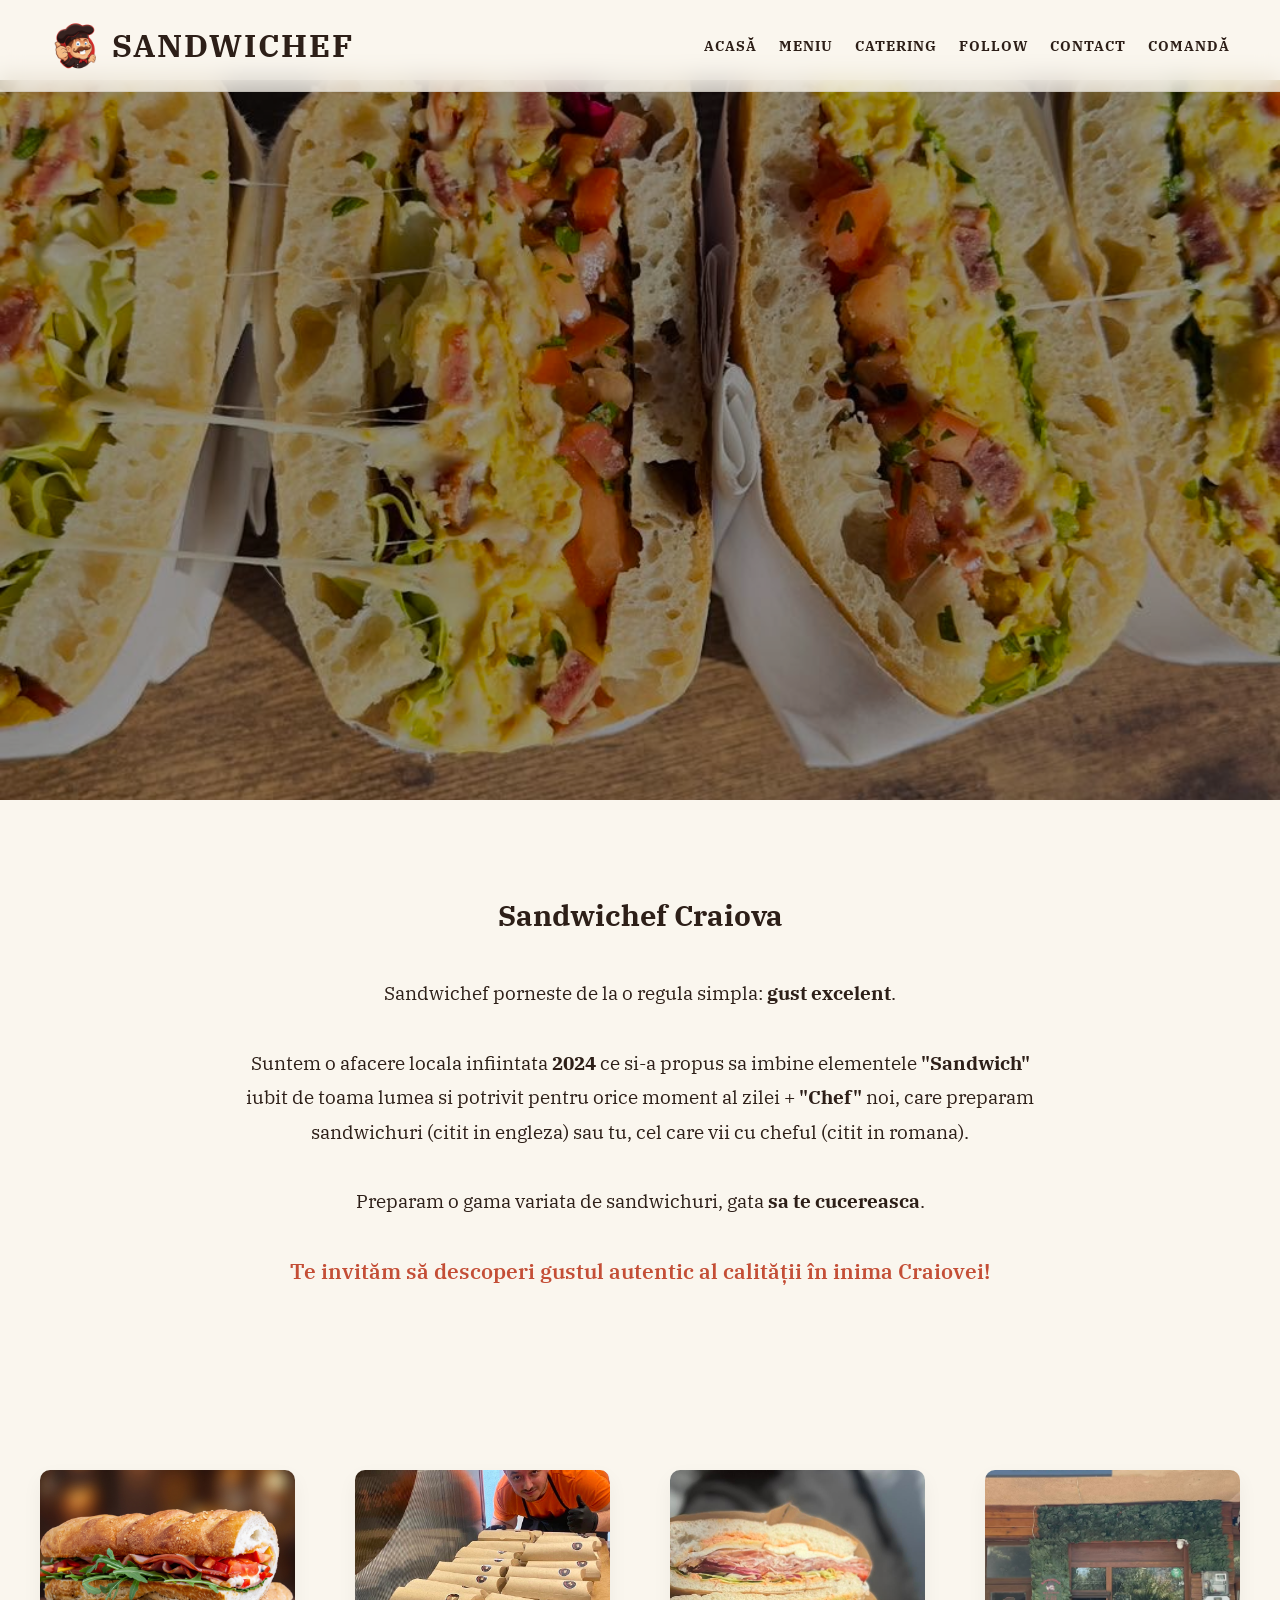
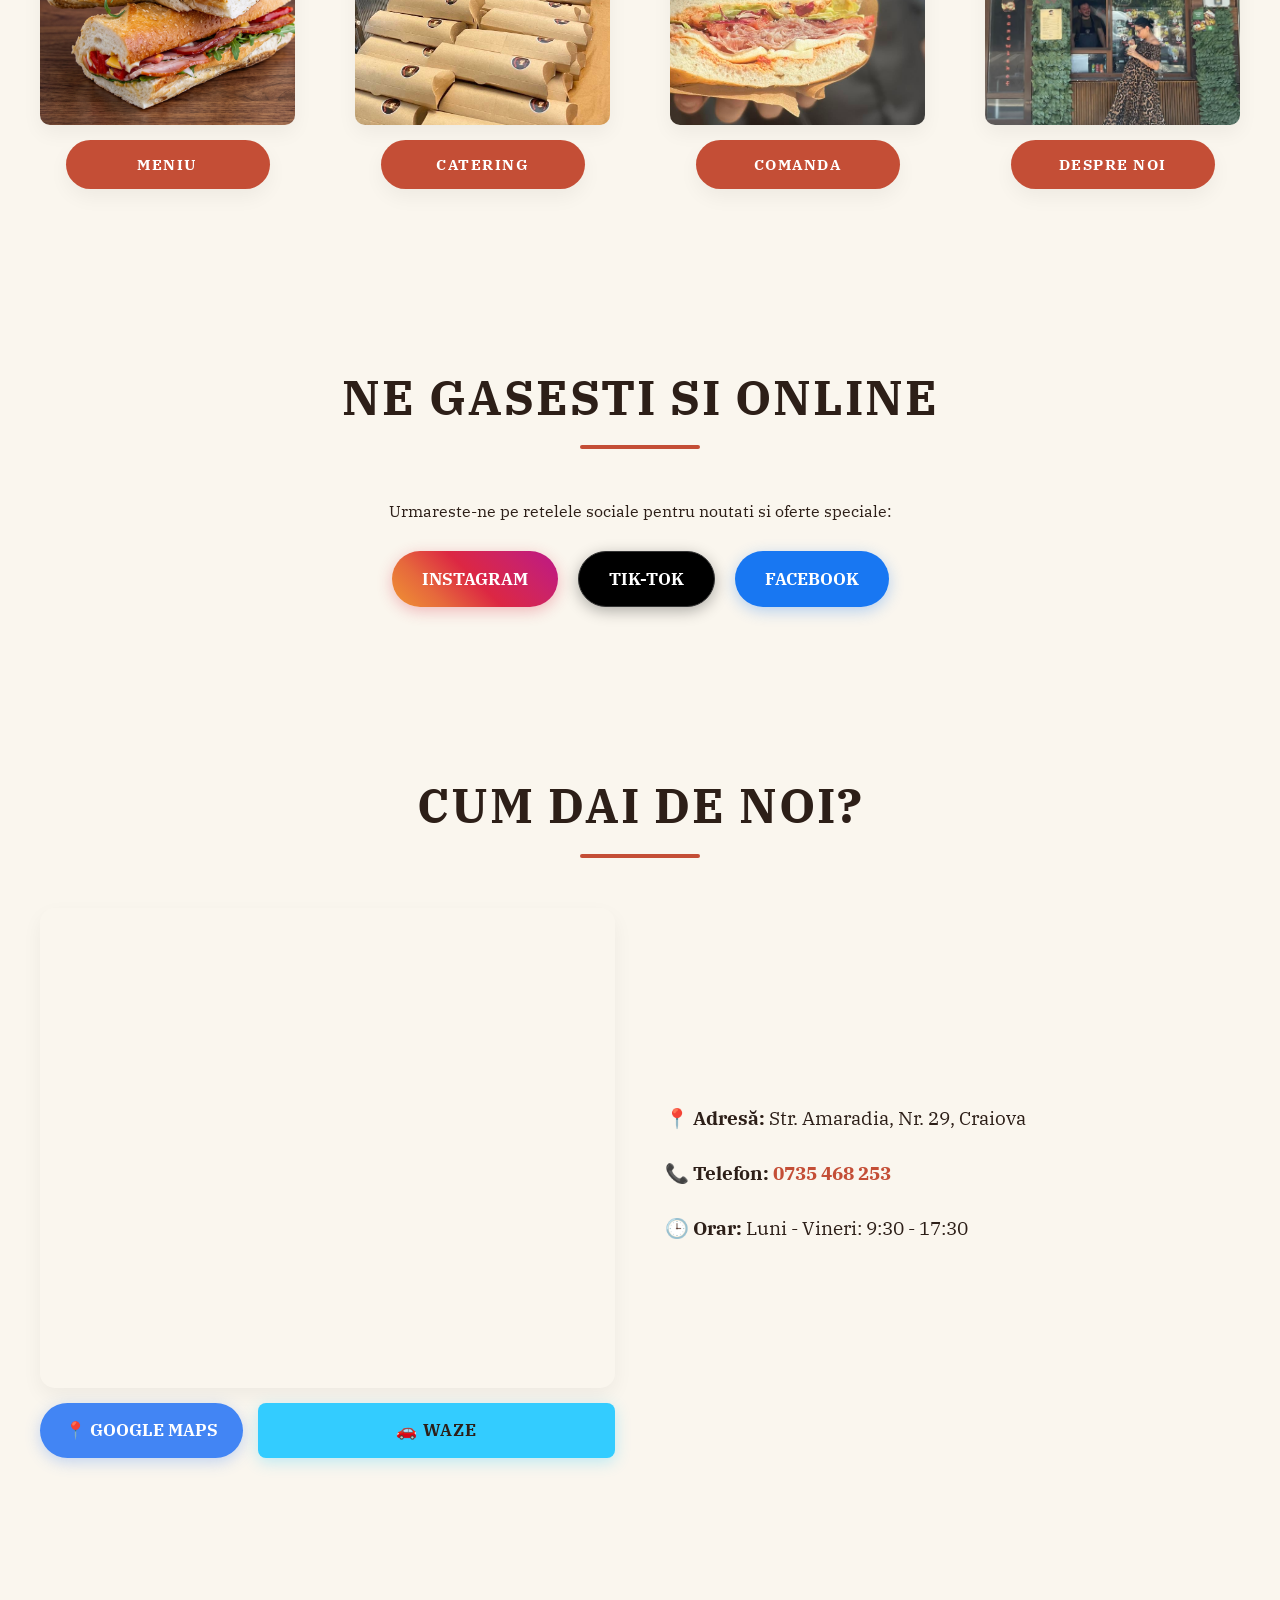
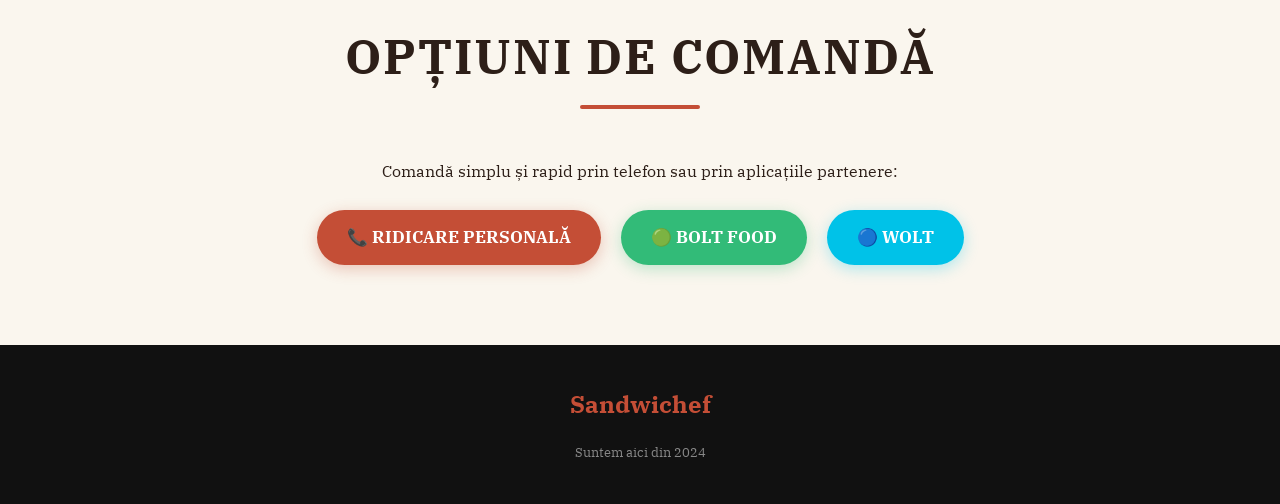
<file: index.html>
<!DOCTYPE html>
<html lang="ro">
<head>
    <meta charset="UTF-8">
    <meta name="viewport" content="width=device-width, initial-scale=1.0">
    <title>Sandwichef - Meniu Urban</title>
    
    <link rel="preconnect" href="https://fonts.googleapis.com">
    <link rel="preconnect" href="https://fonts.gstatic.com" crossorigin>
    <link href="https://fonts.googleapis.com/css2?family=IBM+Plex+Serif:ital,wght@0,100;0,200;0,300;0,400;0,500;0,600;0,700;1,100;1,200;1,300;1,400;1,500;1,600;1,700&display=swap" rel="stylesheet">
    
    <link rel="icon" type="image/png" href="Image/logo.png">
    
    <link rel="stylesheet" href="https://unpkg.com/aos@2.3.1/dist/aos.css">
    <link rel="stylesheet" href="style.css">
</head>
<body>

    <nav class="navbar">
        <div class="nav-container">
            <!-- Center Logo -->
            <a href="#hero-section" class="nav-logo">
                <img src="Image/logo.png" alt="Sandwichef Logo" class="nav-logo-img">
                <span>Sandwichef</span>
            </a>

            <!-- Desktop Menu -->
            <ul class="nav-links desktop-only">
                <li><a href="#hero-section">Acasă</a></li>
                <li><a href="meniu.html">Meniu</a></li>
                <li><a href="catering.html">Catering</a></li>
                <li><a href="#follow-us-section">Follow</a></li>
                <li><a href="#visit-us-section">Contact</a></li>
                <li><a href="#order-section">Comandă</a></li>
            </ul>

            <!-- Mobile Menu Overlay -->
            <ul class="nav-links nav-mobile mobile-only" id="navLinks">
                <li><a href="#hero-section">Acasă</a></li>
                <li><a href="meniu.html">Meniu</a></li>
                <li><a href="catering.html">Catering</a></li>
                <li><a href="#follow-us-section">Follow</a></li>
                <li><a href="#visit-us-section">Contact</a></li>
                <li><a href="#order-section">Comandă</a></li>
            </ul>

            <!-- Mobile Menu Toggle -->
            <button class="menu-toggle" id="menuToggle" aria-label="Toggle menu">
                <span></span>
                <span></span>
                <span></span>
            </button>
        </div>
    </nav>

    <!-- 1. Picture (Hero Section) -->
    <header id="hero-section">
        <div class="hero-overlay"></div>
        <div class="hero-content" data-aos="fade-up" data-aos-duration="1000">
        </div>
    </header>

    <!-- 2. Description -->
    <section id="description-section" class="section-container section-light" data-aos="fade-up">
        <div class="content-wrapper text-box">
            <h2 style="margin-top: 10px; text-align: center">Sandwichef Craiova</h2><br>
            <p style="text-align: center;">Sandwichef porneste de la o regula simpla: <b>gust excelent</b>.<br><br>Suntem o afacere locala infiintata <b>2024</b> ce si-a propus sa imbine elementele <b>"Sandwich"</b> iubit de toama lumea si potrivit pentru orice moment al zilei + <b>"Chef"</b> noi, care preparam sandwichuri (citit in engleza) sau tu, cel care vii cu cheful (citit in romana).<br><br>Preparam o gama variata de sandwichuri, gata <b>sa te cucereasca</b>.</p>
            <p><br></p>
            <p class="lead-text" style="text-align: center; font-size: 1.3rem; font-weight: 600; margin-bottom: 20px; color: var(--primary-color);">Te invităm să descoperi gustul autentic al calității în inima Craiovei!</p>
        </div>
    </section>

    <!-- 3. 4 pictures with buttons MENU CATERING ORDER and OUR STORY -->
    <section id="nav-grid-section" class="section-container section-light" data-aos="fade-up">
        <div class="content-wrapper">
            <div class="nav-grid">
                <div class="grid-item" data-aos="zoom-in" data-aos-delay="100">
                    <div class="grid-img-container">
                        <img src="Image/swc-bacon.jpeg" alt="Meniu" class="grid-img">
                    </div>
                    <a href="meniu.html" class="grid-btn-under">MENIU</a>
                </div>
                <div class="grid-item" data-aos="zoom-in" data-aos-delay="200">
                    <div class="grid-img-container">
                        <img src="Image/swc-catering.jpg" alt="Catering" class="grid-img">
                    </div>
                    <a href="catering.html" class="grid-btn-under">CATERING</a>
                </div>
                <div class="grid-item" data-aos="zoom-in" data-aos-delay="300">
                    <div class="grid-img-container">
                        <img src="Image/swc-comanda.jpg" alt="Comanda" class="grid-img">
                    </div>
                    <a href="#order-section" class="grid-btn-under">COMANDA</a>
                </div>
                <div class="grid-item" data-aos="zoom-in" data-aos-delay="400">
                    <div class="grid-img-container">
                        <img src="Image/swc-locatie.jpeg" alt="Despre noi" class="grid-img">
                    </div>
                    <a href="#description-section" class="grid-btn-under">DESPRE NOI</a>
                </div>
            </div>
        </div>
    </section>



    <!-- 4. Follow us -->
    <section id="follow-us-section" class="section-container section-light" data-aos="fade-up">
        <div class="content-wrapper text-center" style="text-align: center;">
            <h2 class="category-title" style="margin-top: 10px;">Ne gasesti si online</h2>
            
            <p class="lead-text">Urmareste-ne pe retelele sociale pentru noutati si oferte speciale:<br><br></p>
            
            <div class="delivery-buttons-container" style="display: flex; justify-content: center; gap: 20px; flex-wrap: wrap; max-width: 800px; margin: 0 auto;">
                <a href="https://www.instagram.com/sandwichefcraiova/" target="_blank" rel="noopener noreferrer" class="btn-delivery btn-instagram" style="padding: 14px 30px; font-size: 1.05rem;">
                    Instagram
                </a>
                <a href="https://www.tiktok.com/@sandwichef1" target="_blank" rel="noopener noreferrer" class="btn-delivery btn-tiktok" style="padding: 14px 30px; font-size: 1.05rem;">
                    Tik-Tok
                </a>
                <a href="https://www.facebook.com/p/Sandwichef-61552030004351/" target="_blank" rel="noopener noreferrer" class="btn-delivery btn-facebook" style="padding: 14px 30px; font-size: 1.05rem;">
                    Facebook
                </a>
            </div>
        </div>
    </section>

    <!-- 5. Visit us -->
    <section id="visit-us-section" class="section-container section-light" data-aos="fade-up">
        <div class="content-wrapper">
            <h2 class="category-title">Cum dai de noi?</h2>
            <div class="info-grid">
                <!-- Left Column: Map & Buttons -->
                <div class="map-wrapper">
                    <div class="info-image">
                        <iframe src="https://www.google.com/maps/embed?pb=!1m18!1m12!1m3!1d2854.1385852714616!2d23.78951687756116!3d44.327656571078236!2m3!1f0!2f0!3f0!3m2!1i1024!2i768!4f13.1!3m3!1m2!1s0x4752d700794a292d%3A0xeae5efd854a9e4a4!2sSandwichef!5e0!3m2!1sen!2sro!4v1771606955277!5m2!1sen!2sro" width="100%" height="100%" style="border:0; border-radius: 15px; box-shadow: var(--shadow-soft);" allowfullscreen="" loading="lazy" referrerpolicy="no-referrer-when-downgrade"></iframe>
                    </div>
                    <div class="map-buttons">
                        <a href="https://maps.app.goo.gl/UqDviip6A3CN9qXP7" target="_blank" class="btn-delivery btn-gmaps" style="padding: 14px 25px; font-size: 1.05rem;">
                            📍 Google Maps
                        </a>
                        <a href="https://ul.waze.com/ul?place=ChIJLSlKeQDXUkcRpOSpVNjv5eo&ll=44.32765660%2C23.79209180&navigate=yes&utm_campaign=default&utm_source=waze_website&utm_medium=lm_share_location" target="_blank" class="map-btn btn-waze" target="_blank" class="btn-delivery btn-waze" style="padding: 14px 25px; font-size: 1.05rem;">
                            🚗 Waze
                        </a>
                    </div>
                </div>

                <!-- Right Column: Info & Schedule -->
                <div class="info-text" style="display: flex; flex-direction: column; justify-content: center; text-align: left;">
                    <p style="font-size: 1.2rem; margin-bottom: 20px;">📍 <strong>Adresă:</strong> Str. Amaradia, Nr. 29, Craiova</p>
                    <p style="font-size: 1.2rem; margin-bottom: 20px;">📞 <strong>Telefon:</strong> <a href="tel:0735468253" style="color: var(--primary-color); font-weight: bold; text-decoration: none;">0735 468 253</a></p>
                    <p style="font-size: 1.2rem; margin-bottom: 20px;">🕒 <strong>Orar:</strong> Luni - Vineri: 9:30 - 17:30</p>
                </div>
            </div>
        </div>
    </section>

    <!-- 6. Order / Delivery Options -->
    <section id="order-section" class="section-container section-light" data-aos="fade-up">
        <div class="content-wrapper text-center" style="text-align: center;">
            <h2 class="category-title">Opțiuni de comandă</h2>
            <p class="lead-text">Comandă simplu și rapid prin telefon sau prin aplicațiile partenere:<br><br></p>
            
            <div class="delivery-buttons-container" style="display: flex; justify-content: center; gap: 20px; flex-wrap: wrap; max-width: 800px; margin: 0 auto;">
                <a href="tel:0735468253" class="btn-delivery" style="padding: 14px 30px; font-size: 1.05rem;">
                    📞 Ridicare Personală
                </a>
                <a href="https://food.bolt.eu/ro-ro/1052-craiova/p/91364-sandwichef/" class="btn-delivery btn-bolt" target="_blank" style="padding: 14px 30px; font-size: 1.05rem;">
                    🟢 Bolt Food
                </a>
                <a href="https://wolt.com/ro/rou/craiova/restaurant/sandwichef-68dfdfbd3a8557c375c011d6?srsltid=AfmBOorT-GAmrWdlOTdTb2O0xS_l4nXqrl9mdEkTaOcfofmVe0IJ94zg" class="btn-delivery btn-wolt" target="_blank" style="padding: 14px 30px; font-size: 1.05rem;">
                    🔵 Wolt
                </a>
            </div>
        </div>
    </section>

    <footer>
        <h3 style="font-size: 1.5rem; color: var(--primary-color); margin-bottom: 10px;">Sandwichef</h3>
        <p style="font-size: 0.8rem; color: #888; margin-top: 20px;">Suntem aici din 2024</p>
    </footer>

    <script src="https://unpkg.com/aos@2.3.1/dist/aos.js"></script>
    <script src="script.js"></script>

    <!-- Back to Top Button -->
    <button id="backToTop" class="back-to-top" title="Go to top">↑</button>

</body>
</html>
</file>
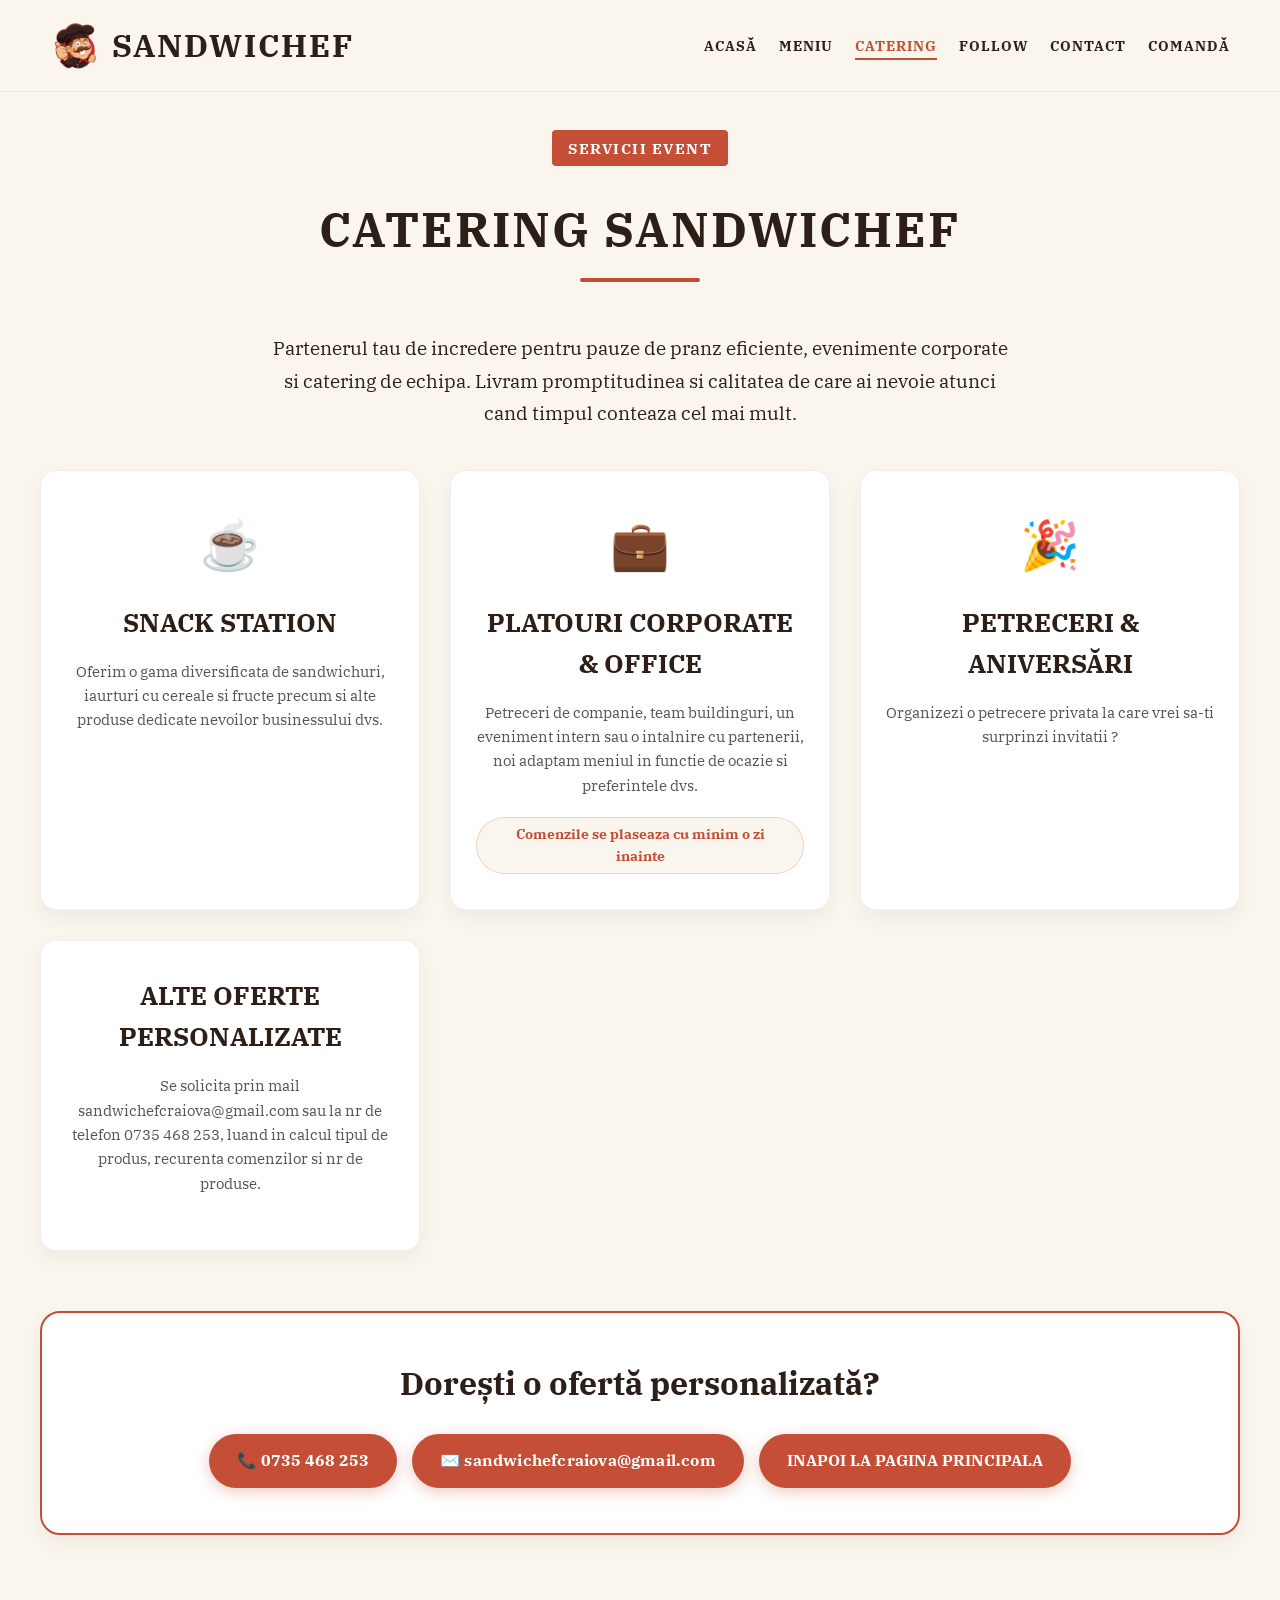
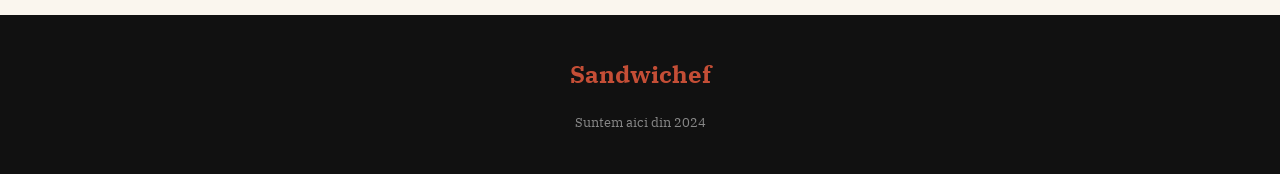
<file: catering.html>
<!DOCTYPE html>
<html lang="ro">
<head>
    <meta charset="UTF-8">
    <meta name="viewport" content="width=device-width, initial-scale=1.0">
    <title>Sandwichef - Servicii Catering</title>
    
    <link rel="preconnect" href="https://fonts.googleapis.com">
    <link rel="preconnect" href="https://fonts.gstatic.com" crossorigin>
    <link href="https://fonts.googleapis.com/css2?family=IBM+Plex+Serif:ital,wght@0,100;0,200;0,300;0,400;0,500;0,600;0,700;1,100;1,200;1,300;1,400;1,500;1,600;1,700&display=swap" rel="stylesheet">
    
    <link rel="icon" type="image/png" href="Image/logo.png">
    
    <link rel="stylesheet" href="https://unpkg.com/aos@2.3.1/dist/aos.css">
    <link rel="stylesheet" href="style.css">
</head>
<body>

    <nav class="navbar">
        <div class="nav-container">
            <!-- Center Logo -->
            <a href="index.html#hero-section" class="nav-logo">
                <img src="Image/logo.png" alt="Sandwichef Logo" class="nav-logo-img">
                <span>Sandwichef</span>
            </a>

            <!-- Desktop Menu -->
            <ul class="nav-links desktop-only">
                <li><a href="index.html#hero-section">Acasă</a></li>
                <li><a href="meniu.html">Meniu</a></li>
                <li><a href="catering.html" class="active">Catering</a></li>
                <li><a href="index.html#follow-us-section">Follow</a></li>
                <li><a href="index.html#visit-us-section">Contact</a></li>
                <li><a href="index.html#order-section">Comandă</a></li>
            </ul>

            <!-- Mobile Menu Overlay -->
            <ul class="nav-links nav-mobile mobile-only" id="navLinks">
                <li><a href="index.html#hero-section">Acasă</a></li>
                <li><a href="meniu.html">Meniu</a></li>
                <li><a href="catering.html" class="active">Catering</a></li>
                <li><a href="index.html#follow-us-section">Follow</a></li>
                <li><a href="index.html#visit-us-section">Contact</a></li>
                <li><a href="index.html#order-section">Comandă</a></li>
            </ul>

            <!-- Mobile Menu Toggle -->
            <button class="menu-toggle" id="menuToggle" aria-label="Toggle menu">
                <span></span>
                <span></span>
                <span></span>
            </button>
        </div>
    </nav>

    <!-- Catering Intro Section -->
    <section class="section-container section-light" style="padding-top: 130px;" data-aos="fade-up">
        <div class="content-wrapper">
            <div style="text-align: center; margin-bottom: 40px;">
                <span class="foodtruck-heading">Servicii Event</span>
                <h1 class="category-title" style="margin-top: 10px;">Catering Sandwichef</h1>
                <p class="lead-text" style="font-size: 1.2rem; color: var(--text-color); max-width: 750px; margin: 0 auto; line-height: 1.7;">
                    Partenerul tau de incredere pentru pauze de pranz eficiente, evenimente corporate si catering de echipa. Livram promptitudinea si calitatea de care ai nevoie atunci cand timpul conteaza cel mai mult.
                </p>
            </div>

            <!-- Catering Options Grid -->
            <div class="catering-grid">
                <!-- Option 1: Snack station -->
                <div class="catering-card" data-aos="fade-up" data-aos-delay="300">
                    <div class="catering-icon">☕</div>
                    <h3>Snack Station</h3>
                    <p>Oferim o gama diversificata de sandwichuri, iaurturi cu cereale si fructe precum si alte produse dedicate nevoilor businessului dvs.</p>
                </div>
                
                <!-- Option 2: Platouri Corporate -->
                <div class="catering-card" data-aos="fade-up" data-aos-delay="100">
                    <div class="catering-icon">💼</div>
                    <h3>Platouri corporate & office</h3>
                    <p>Petreceri de companie, team buildinguri, un eveniment intern sau o intalnire cu partenerii, noi adaptam meniul in functie de ocazie si preferintele dvs.</p>
                    <span class="catering-tag">Comenzile se plaseaza cu minim o zi inainte</span>
                </div>

                <!-- Option 3: Petreceri private -->
                <div class="catering-card" data-aos="fade-up" data-aos-delay="200">
                    <div class="catering-icon">🎉</div>
                    <h3>Petreceri & aniversări</h3>
                    <p>Organizezi o petrecere privata la care vrei sa-ti surprinzi invitatii ?</p>
                </div>

                <!-- Option 4: Oferta personalizata -->
                <div class="catering-card" data-aos="fade-up" data-aos-delay="300">
                    <h3>Alte oferte personalizate</h3>
                    <p>Se solicita prin mail sandwichefcraiova@gmail.com sau la nr de telefon 0735 468 253, luand in calcul tipul de produs, recurenta comenzilor si nr de produse.</p>
                </div>

            </div>

            <!-- Custom Request / Call to Action -->
            <div class="catering-cta-box" data-aos="fade-up">
                <h2>Dorești o ofertă personalizată?</h2>
                <div class="catering-cta-buttons">
                    <a href="tel:0735468253" class="btn-delivery">
                        📞 0735 468 253
                    </a>
                    <a href="mailto:sandwichefcraiova@gmail.com" class="btn-delivery catering-btn-mail">
                        ✉️ sandwichefcraiova@gmail.com
                    </a>
                    <a href="index.html" class="btn-delivery">
                        Inapoi la pagina principala
                    </a>
                </div>
            </div>

        </div>
    </section>

    <footer>
        <h3 style="font-size: 1.5rem; color: var(--primary-color); margin-bottom: 10px;">Sandwichef</h3>
        <p style="font-size: 0.8rem; color: #888; margin-top: 20px;">Suntem aici din 2024</p>
    </footer>

    <script src="https://unpkg.com/aos@2.3.1/dist/aos.js"></script>
    <script src="script.js"></script>

    <!-- Back to Top Button -->
    <button id="backToTop" class="back-to-top" title="Go to top">↑</button>

</body>
</html>
</file>
<file: style.css>
@import url('https://fonts.googleapis.com/css2?family=IBM+Plex+Serif:ital,wght@0,100;0,200;0,300;0,400;0,500;0,600;0,700;1,100;1,200;1,300;1,400;1,500;1,600;1,700&display=swap');

/* --- SETARI GENERALE SI VARIABILE --- */
:root {
    --font-title: 'IBM Plex Serif', serif;
    --font-serif: 'IBM Plex Serif', serif;
    --font-sans: 'IBM Plex Serif', serif;
    --font-sans-condensed: 'IBM Plex Serif', serif;
    --primary-color: #C44E36; /* Calm Coral Red-Orange */
    --primary-hover: #A63B25;
    --secondary-color: #2D1F18; /* Brand Deep Toasted Brown */
    --bg-color: #FAF6EE; /* Light Toasted Vanilla Background */
    --accent-yellow: #F0BE2C; /* Zmoke Brand Yellow */
    --card-bg: #ffffff;
    --text-color: #2D1F18;
    --shadow-soft: 0 8px 20px rgba(0,0,0,0.05);
    --shadow-hover: 0 12px 25px rgba(196, 78, 54, 0.15);
}

/* --- SMOOTH SCROLL --- */
html {
    scroll-behavior: smooth;
    scroll-padding-top: 90px;
}

* {
    margin: 0;
    padding: 0;
    box-sizing: border-box;
}

body, button, input, select, textarea {
    font-family: var(--font-sans);
}

body {
    background-color: var(--bg-color);
    color: var(--text-color);
    line-height: 1.6;
    -webkit-font-smoothing: antialiased;
    min-height: 100vh;
    overflow-x: hidden;
}

h1, h2, h3, h4, h5, h6 {
    font-family: var(--font-serif);
}

body.no-scroll {
    overflow: hidden;
}

/* --- ANIMATII --- */


@keyframes float {
    0%, 100% { transform: translate(-50%, -50%); }
    50% { transform: translate(-50%, -54%); }
}

/* --- NAVBAR --- */
.navbar {
    position: fixed !important;
    top: 0 !important;
    left: 0;
    width: 100%;
    background-color: rgba(250, 246, 238, 0.75) !important; /* Semi-transparent Toasted Vanilla */
    backdrop-filter: blur(12px);
    -webkit-backdrop-filter: blur(12px);
    z-index: 9999;
    display: flex;
    justify-content: space-between;
    align-items: center;
    padding: 15px 50px;
    transition: all 0.4s cubic-bezier(0.2, 0.8, 0.2, 1); 
    -webkit-transform: translate3d(0,0,0);
    border-bottom: 1px solid rgba(45, 31, 24, 0.08); /* Subtle dark brown border */
}

.navbar.scrolled {
    background-color: rgba(250, 246, 238, 0.9) !important; /* Slightly more solid on scroll */
    backdrop-filter: blur(12px);
    -webkit-backdrop-filter: blur(12px);
    box-shadow: 0 4px 30px rgba(0, 0, 0, 0.05); 
    padding: 12px 50px;
    border-bottom: 1px solid rgba(45, 31, 24, 0.15);
}

.nav-logo {
    font-family: var(--font-serif);
    font-size: 2rem;
    color: var(--secondary-color) !important; /* Dark brown */
    text-decoration: none;
    font-weight: 900;
    text-transform: uppercase;
    letter-spacing: 2px;
    transition: all 0.3s ease;
    text-shadow: none !important;
    padding: 5px 0;
    display: flex;
    align-items: center;
    gap: 12px;
}

.nav-logo-img {
    height: 50px;
    width: auto;
    max-height: 100%;
    object-fit: contain;
    display: block;
    transition: transform 0.3s ease;
}

.navbar.scrolled .nav-logo-img {
    height: 44px;
}

.nav-logo:hover .nav-logo-img {
    transform: scale(1.05);
}

.nav-container {
    display: flex;
    justify-content: space-between;
    align-items: center;
    width: 100%;
    max-width: 1200px;
    margin: 0 auto;
    position: relative;
}

.nav-links {
    list-style: none;
    display: flex;
    gap: 22px;
    margin: 0;
    padding: 0;
    align-items: center;
}

.nav-left, .nav-right-menu {
    width: 38%;
}

.nav-left {
    justify-content: flex-end;
}

.nav-right-menu {
    justify-content: flex-start;
}

.nav-logo {
    width: 24%;
    text-align: center;
    white-space: nowrap;
}

.menu-toggle {
    display: none;
}

/* Desktop vs Mobile utilities */
.desktop-only {
    display: flex !important;
}

.mobile-only {
    display: none !important;
}

.nav-cta-btn {
    background-color: var(--primary-color);
    color: white;
    padding: 10px 20px;
    border-radius: 50px;
    text-decoration: none;
    font-weight: 800;
    font-size: 0.85rem;
    text-transform: uppercase;
    transition: all 0.3s ease;
    box-shadow: 0 4px 10px rgba(0, 0, 0, 0.15);
    letter-spacing: 0.5px;
    white-space: nowrap;
}

.nav-cta-btn:hover {
    background-color: var(--primary-hover);
    transform: translateY(-2px);
    box-shadow: 0 6px 12px rgba(0, 0, 0, 0.2);
}

.navbar.scrolled .nav-cta-btn {
    box-shadow: none;
}

.nav-links li a {
    text-decoration: none;
    color: var(--secondary-color) !important; /* Dark brown */
    font-weight: 800;
    text-transform: uppercase;
    font-size: 0.9rem;
    letter-spacing: 1px;
    transition: color 0.3s ease;
    text-shadow: none !important;
    position: relative;
    padding-bottom: 5px;
}

.nav-links li a::after {
    content: '';
    position: absolute;
    width: 0;
    height: 2px;
    bottom: 0;
    left: 0;
    background-color: var(--primary-color);
    transition: width 0.3s ease;
}

.nav-links li a:hover::after {
    width: 100%;
}

.navbar.scrolled .nav-links li a {
    color: var(--secondary-color) !important;
}

.navbar.scrolled .nav-links li a:hover {
    color: var(--primary-color) !important;
}

/* --- HERO SECTION --- */
#hero-section {
    width: 100%;
    aspect-ratio: 16 / 9;
    margin-top: 80px; /* Prevents navbar from overlaying the hero image */
    display: flex;
    flex-direction: column;
    justify-content: center;
    align-items: center;
    text-align: center;
    color: white;
    position: relative; 
    overflow: hidden; 
    background: url('Image/swc-cover.jpg') no-repeat center center/cover;
}

.hero-overlay {
    position: absolute;
    top: 0;
    left: 0;
    width: 100%;
    height: 100%;
    background-color: rgba(0, 0, 0, 0.4);
    z-index: 1;
}

.btn-delivery {
    background-color: #C44E36;
    color: white !important;
    padding: 12px 25px; 
    border-radius: 50px;
    text-decoration: none;
    font-weight: 800;
    font-size: 0.95rem; 
    text-transform: uppercase;
    transition: all 0.3s cubic-bezier(0.2, 0.8, 0.2, 1);
    box-shadow: 0 4px 15px rgba(196, 78, 54, 0.3);
    display: inline-flex;
    align-items: center;
    justify-content: center;
    gap: 10px;
}

.btn-delivery:hover {
    transform: translateY(-4px) scale(1.03);
    box-shadow: 0 6px 20px rgba(196, 78, 54, 0.4);
    background-color: #A63B25;
}

.btn-bolt {
    background-color: #32BB78 !important;
    box-shadow: 0 4px 15px rgba(50, 187, 120, 0.3) !important;
    color: white !important;
}

.btn-bolt:hover {
    background-color: #269a62 !important;
    box-shadow: 0 6px 20px rgba(50, 187, 120, 0.4) !important;
}

.btn-wolt {
    background-color: #00C2E8 !important;
    box-shadow: 0 4px 15px rgba(0, 194, 232, 0.3) !important;
    color: white !important;
}

.btn-wolt:hover {
    background-color: #0099b8 !important;
    box-shadow: 0 6px 20px rgba(0, 194, 232, 0.4) !important;
}

.nav-cta-wolt {
    background-color: #00C2E8;
}

.nav-cta-wolt:hover {
    background-color: #0099b8;
    box-shadow: 0 6px 12px rgba(0, 194, 232, 0.3);
}

.nav-cta-bolt {
    background-color: #32BB78;
}

.nav-cta-bolt:hover {
    background-color: #269a62;
    box-shadow: 0 6px 12px rgba(50, 187, 120, 0.3);
}

.btn-instagram {
    background: linear-gradient(45deg, #f09433 0%, #e6683c 25%, #dc2743 50%, #cc2366 75%, #bc1888 100%) !important;
    box-shadow: 0 4px 15px rgba(220, 39, 67, 0.3) !important;
    color: white !important;
}

.btn-instagram:hover {
    box-shadow: 0 6px 20px rgba(220, 39, 67, 0.5) !important;
    filter: brightness(1.08);
}

.btn-tiktok {
    background-color: #000000 !important;
    box-shadow: 0 4px 15px rgba(0, 0, 0, 0.3) !important;
    color: white !important;
    border: 1px solid rgba(255, 255, 255, 0.2);
}

.btn-tiktok:hover {
    background-color: #1a1a1a !important;
    box-shadow: 0 6px 20px rgba(0, 0, 0, 0.5) !important;
}

.btn-facebook {
    background-color: #1877F2 !important;
    box-shadow: 0 4px 15px rgba(24, 119, 242, 0.3) !important;
    color: white !important;
}

.btn-facebook:hover {
    background-color: #1464cc !important;
    box-shadow: 0 6px 20px rgba(24, 119, 242, 0.5) !important;
}

.btn-gmaps {
    background-color: #4285F4 !important;
    box-shadow: 0 4px 15px rgba(66, 133, 244, 0.3) !important;
    color: white !important;
}

.btn-gmaps:hover {
    background-color: #3367d6 !important;
    box-shadow: 0 6px 20px rgba(66, 133, 244, 0.4) !important;
}

.btn-waze {
    background-color: #33CCFF !important;
    box-shadow: 0 4px 15px rgba(51, 204, 255, 0.3) !important;
    color: #2D1F18 !important;
}

.btn-waze:hover {
    background-color: #26b2e6 !important;
    box-shadow: 0 6px 20px rgba(51, 204, 255, 0.4) !important;
}



/* --- CONTINUT HERO --- */
.hero-content {
    position: relative;
    z-index: 2;
    display: flex;
    flex-direction: column;
    align-items: center;
    justify-content: center;
}

.hero-title {
    font-family: var(--font-serif);
    font-size: 5rem;
    color: var(--primary-color);
    text-shadow: 3px 3px 10px rgba(0,0,0,0.8);
    margin-bottom: 10px;
}

.hero-subtitle {
    font-family: var(--font-sans);
    font-size: 2rem;
    font-weight: 800;
    text-transform: uppercase;
    letter-spacing: 4px;
    text-shadow: 2px 2px 8px rgba(0,0,0,0.8);
}

.hero-action-buttons {
    display: flex;
    flex-direction: column;
    align-items: center;
    gap: 25px;
    margin-top: 30px;
}

.hero-order-buttons {
    display: flex;
    gap: 20px;
    justify-content: center;
}

.hero-tag {
    font-family: var(--font-sans);
    background-color: white;
    color: black;
    padding: 8px 25px;
    font-weight: 900;
    font-size: 1rem; 
    text-transform: uppercase;
    letter-spacing: 3px;
    margin-bottom: 20px;
    border-radius: 50px; 
    box-shadow: 0 4px 15px rgba(0,0,0,0.3);
}

.logo-hero-container {
    position: relative;
    display: flex;
    justify-content: center;
    align-items: center;
    width: 480px; 
    height: 480px;
    margin: 0 auto;
    overflow: visible;
}

.logo-backdrop {
    position: absolute;
    width: 160px;
    height: 160px;
    background-color: rgba(255, 255, 255, 0.15);
    backdrop-filter: blur(5px); 
    border-radius: 50%;
    z-index: 1;
    box-shadow: 0 0 40px rgba(0,0,0,0.4);
}

.curved-text-svg {
    position: absolute;
    top: 0;
    left: 0;
    width: 100%;
    height: 100%;
    z-index: 2;
    pointer-events: none; 
}

.curved-text {
    fill: var(--primary-color);
    font-family: var(--font-serif);
    font-size: 46px;
    font-weight: 800;
    text-transform: uppercase;
    letter-spacing: 3px;
    text-shadow: 2px 2px 6px rgba(0,0,0,0.7);
}

.hero-logo-img {
    width: 300px; 
    position: absolute;
    top: 55%; 
    left: 50%;
    z-index: 3;
    filter: drop-shadow(0px 20px 25px rgba(0,0,0,0.6));
    animation: float 4s ease-in-out infinite; 
}

.hero-btn {
    background-color: var(--primary-color);
    color: white;
    padding: 16px 40px;
    font-weight: 800;
    text-transform: uppercase;
    text-decoration: none;
    font-size: 1.1rem;
    letter-spacing: 2px;
    border-radius: 50px; 
    transition: all 0.3s cubic-bezier(0.2, 0.8, 0.2, 1);
    margin-top: 20px;
    box-shadow: 0 6px 15px rgba(0, 0, 0, 0.1);
    border: 2px solid transparent;
}

.hero-btn:hover {
    background-color: #fff;
    color: var(--primary-color);
    transform: translateY(-5px); 
    box-shadow: 0 8px 20px rgba(0, 0, 0, 0.12);
    border-color: var(--primary-color);
}

/* --- FEATURES STRIP (VALORI) --- */
.features-strip {
    background-color: var(--secondary-color); /* Brown background */
    padding: 60px 20px;
    border-bottom: 1px solid rgba(255, 255, 255, 0.05);
}

.features-container {
    max-width: 1200px;
    margin: 0 auto;
    display: grid;
    grid-template-columns: repeat(4, 1fr);
    gap: 30px;
    text-align: center;
}

.feature-item {
    display: flex;
    flex-direction: column;
    align-items: center;
}

.feature-svg {
    width: 42px;
    height: 42px;
    stroke: var(--accent-yellow); /* Yellow icon */
    margin-bottom: 20px;
    transition: transform 0.3s cubic-bezier(0.2, 0.8, 0.2, 1);
}

.feature-item:hover .feature-svg {
    transform: translateY(-5px);
    stroke: var(--primary-color); /* Turns Coral Red on hover */
}

.feature-item h4 {
    font-family: var(--font-serif);
    font-size: 1.1rem;
    font-weight: 700;
    text-transform: uppercase;
    color: #ffffff; /* White title for readability */
    margin-bottom: 10px;
    letter-spacing: 0.5px;
}

.feature-item p {
    font-size: 0.85rem;
    color: #b3b3b3; /* Gray text for readability on dark brown */
    line-height: 1.6;
    max-width: 240px;
    margin: 0;
}

@media (max-width: 900px) {
    .features-container {
        grid-template-columns: repeat(2, 1fr);
        gap: 40px 20px;
    }
}

@media (max-width: 480px) {
    .features-container {
        grid-template-columns: 1fr;
        gap: 30px;
    }
}

/* --- SECTIONS LAYOUT --- */
.section-container {
    padding: 80px 20px;
}

.section-dark {
    background-color: var(--secondary-color);
    color: white;
}

.section-light {
    background-color: var(--bg-color);
}

.content-wrapper {
    max-width: 1200px;
    margin: 0 auto;
}

.category-title {
    text-align: center;
    font-family: var(--font-serif);
    font-weight: 700;
    text-transform: uppercase;
    letter-spacing: 2px;
    font-size: 3rem;
    color: var(--secondary-color);
    margin: 0 auto 50px auto;
    display: block; 
}

.section-dark .category-title {
    color: white;
}

.category-title::after {
    content: '';
    display: block;
    width: 120px; 
    height: 4px;
    background: var(--primary-color);
    margin: 10px auto 0 auto;
    border-radius: 2px;
}

/* --- TABS PENTRU FILTRARE MENIU --- */
.menu-tabs {
    display: flex;
    justify-content: center;
    gap: 15px;
    margin-bottom: 45px;
    flex-wrap: wrap;
}

.tab-btn {
    background-color: transparent;
    color: var(--secondary-color);
    border: 2px solid var(--secondary-color);
    padding: 10px 25px;
    font-weight: 800;
    text-transform: uppercase;
    font-size: 0.9rem;
    border-radius: 50px;
    cursor: pointer;
    transition: all 0.3s cubic-bezier(0.2, 0.8, 0.2, 1);
    letter-spacing: 0.5px;
}

.tab-btn:hover {
    background-color: var(--secondary-color);
    color: #fff;
    transform: translateY(-2px);
}

.tab-btn.active {
    background-color: var(--primary-color);
    color: #fff;
    border-color: var(--primary-color);
    box-shadow: 0 4px 12px rgba(196, 78, 54, 0.3);
}

.menu-category-section.hidden {
    display: none !important;
}

/* --- GRID PENTRU MENIU --- */
.menu-grid {
    display: grid;
    grid-template-columns: repeat(auto-fit, minmax(320px, 1fr));
    gap: 30px;
    padding-bottom: 40px;
}

.menu-card {
    background: var(--card-bg);
    border-radius: 15px;
    overflow: hidden;
    box-shadow: var(--shadow-soft);
    transition: all 0.3s ease;
    display: flex;
    flex-direction: column;
    border: 1px solid transparent;
    will-change: transform;
}

.menu-card:hover {
    transform: translateY(-10px);
    box-shadow: var(--shadow-hover);
    border-color: rgba(255, 62, 62, 0.3);
}

.card-image {
    height: 250px;
    overflow: hidden;
    position: relative;
}

.card-image img {
    width: 100%;
    height: 100%;
    object-fit: cover;
    transition: transform 0.5s ease;
}

.menu-card:hover .card-image img {
    transform: scale(1.05);
}

.card-content {
    padding: 25px;
    flex-grow: 1;
    display: flex;
    flex-direction: column;
    color: var(--text-color);
}

.card-header {
    display: flex;
    justify-content: space-between;
    align-items: flex-start;
    margin-bottom: 10px;
    border-bottom: 2px solid #f0f0f0;
    padding-bottom: 10px;
}

.item-title {
    font-family: var(--font-serif);
    font-weight: 700;
    font-size: 1.2rem;
    color: var(--secondary-color);
    text-transform: uppercase;
    line-height: 1.2;
}

.item-price {
    font-family: var(--font-sans);
    font-weight: 800;
    color: var(--primary-color);
    font-size: 1.6rem;
    margin-left: 15px;
    white-space: nowrap;
}

.item-weight {
    position: absolute;
    bottom: 12px;
    right: 12px;
    background-color: rgba(45, 62, 70, 0.9);
    backdrop-filter: blur(5px);
    -webkit-backdrop-filter: blur(5px);
    color: #fff;
    padding: 4px 10px;
    font-size: 0.75rem;
    font-weight: 800;
    border-radius: 6px;
    letter-spacing: 0.5px;
    box-shadow: 0 4px 10px rgba(0, 0, 0, 0.2);
    z-index: 2;
}

.item-number {
    color: var(--primary-color);
    margin-right: 5px;
}

.item-ingredients-tags {
    display: flex;
    flex-wrap: wrap;
    gap: 8px;
    margin-top: 15px;
}

.ingredient-tag {
    background-color: #f0f3f5;
    color: var(--secondary-color);
    padding: 5px 12px;
    font-size: 0.8rem;
    font-weight: 600;
    border-radius: 20px;
    display: inline-flex;
    align-items: center;
    border: 1px solid #e1e8ed;
    transition: all 0.2s ease;
}

.ingredient-tag:hover {
    background-color: var(--primary-color);
    color: #fff;
    border-color: var(--primary-color);
    transform: translateY(-1px);
}

.drinks-list {
    background: white;
    padding: 30px;
    border-radius: 15px;
    box-shadow: var(--shadow-soft);
    max-width: 600px;
    margin: 0 auto;
    color: var(--text-color);
}

.drink-item {
    display: flex;
    justify-content: space-between;
    padding: 10px 0;
    border-bottom: 2px dotted #eee;
    font-weight: 700;
    color: var(--secondary-color);
}

.drink-item span:last-child {
    color: var(--primary-color);
}

.text-box {
    text-align: justify;
    max-width: 800px;
    margin: 0 auto;
    font-size: 1.2rem;
    line-height: 1.8;
}

/* --- INFO GRIDS & PLACEHOLDERS --- */
.info-grid {
    display: grid;
    grid-template-columns: 1fr 1fr;
    gap: 50px;
    align-items: center;
}

.info-grid-reverse {
    direction: rtl;
}

.info-grid-reverse .info-text,
.info-grid-reverse .info-image {
    direction: ltr;
}

.info-text p {
    margin-bottom: 20px;
    font-size: 1.1rem;
    line-height: 1.8;
}

.info-image {
    height: 480px;
    width: 100%;
}

.info-image iframe {
    transition: opacity 0.3s ease;
}

.image-placeholder {
    background-color: var(--secondary-color);
    width: 100%;
    height: 100%;
    border-radius: 15px;
    display: flex;
    justify-content: center;
    align-items: center;
    box-shadow: var(--shadow-soft);
}

.info-img-content {
    width: 100%;
    height: 100%;
    object-fit: cover;
    border-radius: 15px;
    box-shadow: var(--shadow-soft);
}

.foodtruck-heading {
    background-color: var(--primary-color);
    color: #fff !important;
    display: inline-block;
    padding: 6px 16px;
    font-family: var(--font-sans);
    font-size: 0.95rem;
    font-weight: 800;
    text-transform: uppercase;
    letter-spacing: 1.5px;
    border-radius: 4px;
    margin-bottom: 15px;
}


/* --- DELIVERY CARDS --- */
.delivery-cards-grid {
    display: grid;
    grid-template-columns: repeat(auto-fit, minmax(280px, 1fr));
    gap: 30px;
    margin-top: 40px;
}

.delivery-card {
    background-color: rgba(255, 255, 255, 0.05);
    border: 1px solid rgba(255, 255, 255, 0.1);
    border-radius: 15px;
    padding: 40px 30px;
    display: flex;
    flex-direction: column;
    align-items: center;
    text-align: center;
    transition: all 0.3s ease;
}

.delivery-card:hover {
    transform: translateY(-5px);
    background-color: rgba(255, 255, 255, 0.08);
    border-color: var(--primary-color);
    box-shadow: var(--shadow-hover);
}

.delivery-card .card-icon {
    font-size: 3rem;
    margin-bottom: 20px;
}

.delivery-card h3 {
    font-size: 1.4rem;
    font-weight: 800;
    margin-bottom: 15px;
    text-transform: uppercase;
    letter-spacing: 0.5px;
    color: white;
}

.delivery-card p {
    font-size: 1rem;
    line-height: 1.6;
    margin-bottom: 25px;
    opacity: 0.9;
    color: #ccc;
}

/* === CONTACT, HARTĂ ȘI RECENZII === */
.social-buttons-container {
    display: flex;
    justify-content: center;
    gap: 15px;
    margin: 30px auto 50px auto;
    flex-wrap: wrap;
}

.social-button {
    display: inline-flex;
    align-items: center;
    justify-content: center;
    gap: 8px;
    color: white;
    padding: 12px 25px;
    border-radius: 50px;
    text-decoration: none;
    font-weight: 800;
    font-size: 1rem;
    transition: all 0.3s ease;
}

.social-button:hover {
    transform: translateY(-5px);
}

.btn-facebook {
    background-color: #1877F2;
    box-shadow: 0 5px 15px rgba(24, 119, 242, 0.3);
}

.btn-instagram {
    background: linear-gradient(45deg, #f09433 0%, #e6683c 25%, #dc2743 50%, #cc2366 75%, #bc1888 100%);
    box-shadow: 0 5px 15px rgba(220, 39, 67, 0.3);
}

.btn-tiktok {
    background-color: #000000;
    box-shadow: 0 5px 15px rgba(0, 0, 0, 0.3);
    border: 1px solid #333;
}

.map-container {
    width: 100%;
    height: 450px;
    border-radius: 15px;
    overflow: hidden;
    box-shadow: var(--shadow-soft);
    margin-bottom: 60px;
    border: 4px solid white;
    background-color: #eee;
    display: flex;
    align-items: center;
    justify-content: center;
}

/* --- REVIEWS SECTION --- */
.reviews-section {
    background-color: var(--bg-color);
    padding: 100px 20px;
}

.reviews-box {
    border: 2px solid var(--primary-color);
    border-radius: 20px;
    padding: 60px 40px;
    max-width: 1100px;
    margin: 0 auto;
    text-align: center;
    background-color: #ffffff;
    box-shadow: var(--shadow-soft);
}

@media (max-width: 768px) {
    .reviews-box {
        padding: 40px 20px;
    }
}

.reviews-grid {
    display: grid;
    grid-template-columns: repeat(auto-fit, minmax(300px, 1fr));
    gap: 30px;
    margin-top: 40px;
}

.review-card {
    background: white;
    padding: 30px;
    border-radius: 15px;
    box-shadow: var(--shadow-soft);
    text-align: left;
    position: relative;
    color: var(--text-color);
}

.review-stars {
    color: #FFD700;
    font-size: 1.2rem;
    margin-bottom: 15px;
    letter-spacing: 2px;
}

.review-text {
    font-style: italic;
    margin-bottom: 20px;
    line-height: 1.7;
}

.review-author {
    font-weight: 800;
    color: var(--secondary-color);
    display: flex;
    align-items: center;
    gap: 15px;
}

.review-author span {
    width: 45px;
    height: 45px;
    background: var(--primary-color);
    color: white;
    border-radius: 50%;
    display: flex;
    justify-content: center;
    align-items: center;
    font-weight: bold;
    font-size: 1.2rem;
}

footer {
    background: #111;
    color: white;
    text-align: center;
    padding: 40px 20px;
}

/* ========================================================
   RESPONSIVE PENTRU MOBIL 
   ======================================================== */
@media (max-width: 900px) {
    /* Navbar Mobile Layout */
    .navbar {
        justify-content: space-between;
        padding: 15px 20px;
    }
    
    .nav-logo {
        font-size: 1.6rem;
        text-shadow: none;
        width: auto;
        text-align: left;
    }

    .desktop-only {
        display: none !important;
    }
    
    .mobile-only {
        display: flex !important;
    }

    .nav-cta-btn {
        display: none; /* Hide header CTA button on mobile */
    }
    
    /* Hamburger Menu Button */
    .menu-toggle {
        display: block;
        background: none;
        border: none;
        cursor: pointer;
        z-index: 10000;
        width: 30px;
        height: 24px;
        position: relative;
    }
    
    .menu-toggle span {
        display: block;
        position: absolute;
        height: 3px;
        width: 100%;
        background: var(--secondary-color);
        border-radius: 9px;
        opacity: 1;
        left: 0;
        transform: rotate(0deg);
        transition: .25s ease-in-out;
    }
    
    .navbar.scrolled .menu-toggle span {
        background: var(--secondary-color);
    }
    
    .menu-toggle span:nth-child(1) { top: 0px; }
    .menu-toggle span:nth-child(2) { top: 10px; }
    .menu-toggle span:nth-child(3) { top: 20px; }
    
    /* Hamburger Animation when Menu is Open */
    .navbar.nav-open .menu-toggle span:nth-child(1) {
        top: 10px;
        transform: rotate(135deg);
        background: #fff !important;
    }
    
    .navbar.nav-open .menu-toggle span:nth-child(2) {
        opacity: 0;
        left: -60px;
    }
    
    .navbar.nav-open .menu-toggle span:nth-child(3) {
        top: 10px;
        transform: rotate(-135deg);
        background: #fff !important;
    }
    
    /* Mobile Nav Drawer Overlay */
    .nav-mobile {
        display: flex;
        flex-direction: column;
        position: fixed;
        top: 0;
        right: -100%; /* Start off-screen */
        width: 100%;
        height: 100vh;
        background-color: rgba(45, 52, 54, 0.98);
        backdrop-filter: blur(10px);
        -webkit-backdrop-filter: blur(10px);
        justify-content: center;
        align-items: center;
        gap: 30px;
        transition: right 0.4s cubic-bezier(0.2, 0.8, 0.2, 1);
        z-index: 999;
        padding: 0;
        margin: 0;
    }
    
    .navbar.nav-open .nav-mobile {
        right: 0; /* Slide in */
    }
    
    .nav-links li a {
        font-size: 1.5rem !important;
        color: #fff !important;
        text-shadow: none !important;
    }
    
    .nav-links li a::after {
        display: none !important; /* Hide hover line on mobile drawer */
    }
    
    .navbar.scrolled .nav-links li a {
        color: #fff !important;
    }
    
    .navbar.scrolled .nav-links li a.active {
        color: var(--primary-color) !important;
    }
    
    /* Faster scroll animations on mobile */
    [data-aos] {
        transition-duration: 300ms !important;
        transition-delay: 0ms !important;
    }
    
    /* Hero Adjustments for Mobile */
    #hero-section {
        margin-top: 70px;
        aspect-ratio: 16 / 9;
        height: auto;
        padding: 40px 20px;
        display: flex;
        flex-direction: column;
        justify-content: center;
    }
    .hero-title {
        font-size: 3.5rem;
    }
    .hero-subtitle {
        font-size: 1.5rem;
    }
    
    .logo-hero-container { 
        width: 280px; 
        height: 280px; 
        margin: 10px auto; 
    }
    .hero-logo-img { width: 160px; }
    .logo-backdrop { width: 100px; height: 100px; }
    
    .curved-text {
        font-size: 40px;
    }
    
    .hero-btn {
        padding: 14px 30px;
        font-size: 0.95rem;
        margin-top: 10px;
        margin-bottom: 0; 
    }

    .hero-action-buttons {
        width: 100%;
        gap: 15px;
    }

    .hero-order-buttons {
        flex-direction: column;
        align-items: center;
        gap: 12px;
        width: 100%;
        max-width: 400px;
    }
    
    .hero-order-buttons .btn-delivery { 
        width: 100%; 
        justify-content: center;
    }

    .category-title { font-size: 2.2rem; }
    .menu-grid { grid-template-columns: 1fr; }
    .map-container { height: 300px; }
    .social-buttons-container { flex-direction: column; align-items: center; }
    .social-button { width: 80%; }

    /* Info grids & Command cards mobile layout */
    .info-grid {
        grid-template-columns: 1fr;
        gap: 30px;
        text-align: center;
    }
    .info-grid-reverse {
        direction: ltr;
    }
    .info-image {
        height: 350px;
        order: -1;
    }
    .delivery-cards-grid {
        grid-template-columns: 1fr;
        gap: 20px;
    }
}

.delivery-buttons {
    display: flex;
    flex-direction: column; /* Le așează una sub alta */
    align-items: center; /* Le centrează și blochează întinderea pe toată lățimea */
    gap: 15px;
    margin-top: 40px;
}

.delivery-buttons .btn-delivery {
    width: fit-content !important; /* Forțează butonul să fie doar cât textul lui */
    justify-content: center;
}

@media (max-width: 950px) and (orientation: landscape) {
    .menu-grid { 
        grid-template-columns: repeat(2, 1fr) !important; 
        gap: 15px;
    }
    .card-image { height: 160px !important; }
    #hero-section { height: auto !important; padding: 120px 0 60px 0; }
    .logo-hero-container { width: 220px; height: 220px; margin: 10px auto 20px auto; }
    .hero-logo-img { width: 150px; }
    /* Ascundem butoanele de comanda in landscape pentru a nu aglomera ecranul subtire */
    .hero-order-buttons { display: none; }
}

/* --- BACK TO TOP --- */
.back-to-top {
    position: fixed;
    bottom: 30px;
    right: 30px;
    background-color: var(--primary-color);
    color: white;
    width: 50px;
    height: 50px;
    border-radius: 50%;
    border: none;
    outline: none;
    cursor: pointer;
    display: none; /* Hidden by default */
    justify-content: center;
    align-items: center;
    font-size: 1.5rem;
    box-shadow: 0 4px 15px rgba(0, 0, 0, 0.2);
    z-index: 1000;
    transition: all 0.3s ease;
}

.back-to-top:hover {
    background-color: var(--secondary-color);
    transform: translateY(-5px) scale(1.05);
}

.back-to-top.show {
    display: flex;
    animation: fadeIn 0.3s ease;
}

/* --- SCROLLSPY ACTIVE LINK --- */
.nav-links li a.active {
    color: var(--primary-color) !important;
    text-shadow: none;
}

.nav-links li a.active::after {
    width: 100%;
}

.navbar.scrolled .nav-links li a.active {
    color: var(--primary-color) !important;
}

/* --- CATEGORY BANNERS --- */
.category-banner {
    position: relative;
    width: 100%;
    height: 380px;
    border-radius: 15px;
    overflow: hidden;
    margin-bottom: 30px;
    box-shadow: 0 8px 25px rgba(0, 0, 0, 0.15);
    cursor: pointer;
}

.category-banner-img {
    width: 100%;
    height: 100%;
    object-fit: cover;
    transition: transform 0.6s ease;
}

.category-banner:hover .category-banner-img {
    transform: scale(1.05);
}

.category-banner::after {
    content: '';
    position: absolute;
    top: 0;
    left: 0;
    width: 100%;
    height: 100%;
    background: linear-gradient(to top, rgba(0, 0, 0, 0.85) 0%, rgba(0, 0, 0, 0.25) 60%, transparent 100%);
    z-index: 1;
}

.category-banner-content {
    position: absolute;
    bottom: 0;
    left: 0;
    width: 100%;
    padding: 40px;
    z-index: 2;
    color: #fff;
    box-sizing: border-box;
    text-align: left;
}

.category-banner-content h3 {
    font-family: var(--font-serif);
    font-size: 2.8rem;
    font-weight: 700;
    text-transform: uppercase;
    letter-spacing: 1px;
    color: var(--primary-color);
    margin: 0 0 10px 0;
    text-shadow: 2px 2px 4px rgba(0, 0, 0, 0.6);
}

.category-banner-content p {
    font-size: 1.15rem;
    margin: 0;
    max-width: 650px;
    line-height: 1.5;
    text-shadow: 1px 1px 3px rgba(0, 0, 0, 0.6);
}

@media (max-width: 768px) {
    .category-banner {
        height: 250px;
    }
    .category-banner-content {
        padding: 20px;
    }
    .category-banner-content h3 {
        font-size: 1.8rem;
    }
    .category-banner-content p {
        font-size: 0.95rem;
    }
}

/* --- NEW SECTIONS STYLES --- */

/* Nav Grid Section */
.nav-grid {
    display: grid;
    grid-template-columns: repeat(4, 1fr);
    gap: 60px;
    max-width: 1734px;
    margin: 0 auto;
}

.grid-item {
    display: flex;
    flex-direction: column;
    align-items: center;
    gap: 15px;
    width: 100%;
}

.grid-img-container {
    width: 100%;
    aspect-ratio: 1 / 1;
    overflow: hidden;
    border-radius: 10px;
    box-shadow: var(--shadow-soft);
}

.grid-img {
    width: 100%;
    height: 100%;
    object-fit: cover;
    transform: scale(1.3);
    transition: transform 0.5s ease;
}

.grid-item:hover .grid-img {
    transform: scale(1.4);
}

.grid-btn-under {
    background-color: var(--primary-color);
    color: white !important;
    padding: 12px 30px;
    border-radius: 50px;
    text-decoration: none;
    font-weight: 800;
    text-transform: uppercase;
    font-size: 0.95rem;
    letter-spacing: 1.5px;
    transition: all 0.3s ease;
    box-shadow: var(--shadow-soft);
    text-align: center;
    width: 80%;
    max-width: 280px;
}

.grid-btn-under:hover {
    background-color: var(--primary-hover);
    transform: translateY(-2px);
    box-shadow: 0 5px 15px rgba(196, 78, 54, 0.3);
}

/* Instagram Section */
.instagram-grid {
    display: grid;
    grid-template-columns: repeat(4, 1fr);
    gap: 15px;
    margin-top: 30px;
}

.instagram-item {
    position: relative;
    overflow: hidden;
    border-radius: 8px;
    aspect-ratio: 1 / 1;
    box-shadow: var(--shadow-soft);
}

.instagram-item img {
    width: 100%;
    height: 100%;
    object-fit: cover;
    transition: transform 0.3s ease;
}

.instagram-item:hover img {
    transform: scale(1.05);
}

@media (max-width: 900px) {
    .nav-grid {
        grid-template-columns: repeat(2, 1fr);
    }
}

@media (max-width: 768px) {
    .instagram-grid {
        grid-template-columns: repeat(2, 1fr);
    }
}

@media (max-width: 480px) {
    .nav-grid {
        grid-template-columns: 1fr;
    }
}

/* Map Wrapper and Buttons */
.map-wrapper {
    display: flex;
    flex-direction: column;
    gap: 15px;
    width: 100%;
}

.map-buttons {
    display: flex;
    gap: 15px;
    width: 100%;
}

.map-btn {
    flex: 1;
    padding: 12px 20px;
    border-radius: 8px;
    text-decoration: none;
    font-weight: 800;
    text-align: center;
    text-transform: uppercase;
    font-size: 0.9rem;
    letter-spacing: 1px;
    transition: all 0.3s ease;
    box-shadow: var(--shadow-soft);
    display: inline-flex;
    align-items: center;
    justify-content: center;
    gap: 8px;
}

.btn-gmaps {
    background-color: #4285F4;
    color: white !important;
}

.btn-gmaps:hover {
    background-color: #357ae8;
    transform: translateY(-2px);
    box-shadow: 0 4px 12px rgba(66, 133, 244, 0.3);
}

.btn-waze {
    background-color: #33CCFF;
    color: #2D1F18 !important;
}

.btn-waze:hover {
    background-color: #26b2e6;
    transform: translateY(-2px);
    box-shadow: 0 4px 12px rgba(51, 204, 255, 0.3);
}

/* --- MENU PAGE HORIZONTAL LIST STYLING --- */
.menu-list-container {
    display: flex;
    flex-direction: column;
    gap: 30px;
    max-width: 1000px;
    margin: 40px auto 0 auto;
}

.menu-item-horizontal {
    background: #ffffff;
    border-radius: 16px;
    overflow: hidden;
    box-shadow: var(--shadow-soft);
    display: flex;
    align-items: center;
    transition: transform 0.3s ease, box-shadow 0.3s ease;
    border: 1px solid rgba(0, 0, 0, 0.06);
}

.menu-item-horizontal:hover {
    transform: translateY(-4px);
    box-shadow: var(--shadow-hover);
}

.menu-item-img-wrapper {
    width: 320px;
    height: 220px;
    flex-shrink: 0;
    overflow: hidden;
    position: relative;
}

.menu-item-img-wrapper img {
    width: 100%;
    height: 100%;
    object-fit: cover;
    transition: transform 0.5s ease;
}

.menu-item-horizontal:hover .menu-item-img-wrapper img {
    transform: scale(1.06);
}

.menu-item-details {
    padding: 30px;
    flex-grow: 1;
    display: flex;
    flex-direction: column;
    justify-content: center;
    text-align: left;
}

.menu-item-header {
    display: flex;
    justify-content: space-between;
    align-items: baseline;
    margin-bottom: 12px;
    border-bottom: 2px solid #f2f2f2;
    padding-bottom: 10px;
}

.menu-item-name {
    font-family: var(--font-serif);
    font-size: 1.5rem;
    font-weight: 700;
    color: var(--secondary-color);
    text-transform: uppercase;
    margin: 0;
}

.menu-item-price-tag {
    font-family: var(--font-sans);
    font-weight: 800;
    color: var(--primary-color);
    font-size: 1.5rem;
    white-space: nowrap;
}

.menu-item-ingredients {
    display: flex;
    flex-wrap: wrap;
    gap: 8px;
    margin-top: 10px;
}

@media (max-width: 768px) {
    .menu-item-horizontal {
        flex-direction: column;
        align-items: stretch;
    }
    .menu-item-img-wrapper {
        width: 100%;
        height: 220px;
    }
    .menu-item-details {
        padding: 20px;
    }
    .menu-item-header {
        flex-direction: column;
        gap: 5px;
        align-items: flex-start;
    }
}

/* --- CATERING PAGE STYLING --- */
.catering-grid {
    display: grid;
    grid-template-columns: repeat(auto-fit, minmax(300px, 1fr));
    gap: 30px;
    margin-top: 40px;
}

.catering-card {
    background: #ffffff;
    border-radius: 16px;
    padding: 35px 25px;
    box-shadow: var(--shadow-soft);
    border: 1px solid rgba(0, 0, 0, 0.06);
    display: flex;
    flex-direction: column;
    align-items: center;
    text-align: center;
    transition: transform 0.3s ease, box-shadow 0.3s ease;
}

.catering-card:hover {
    transform: translateY(-5px);
    box-shadow: var(--shadow-hover);
}

.catering-icon {
    font-size: 3rem;
    margin-bottom: 20px;
}

.catering-card h3 {
    font-family: var(--font-serif);
    font-size: 1.6rem;
    color: var(--secondary-color);
    margin-bottom: 15px;
    text-transform: uppercase;
}

.catering-card p {
    font-size: 0.95rem;
    color: #555;
    line-height: 1.6;
    margin-bottom: 20px;
}

.catering-tag {
    background-color: var(--bg-color);
    color: var(--primary-color);
    font-weight: 700;
    font-size: 0.85rem;
    padding: 6px 14px;
    border-radius: 50px;
    border: 1px solid rgba(196, 78, 54, 0.2);
}

/* --- CATERING CTA BOX --- */
.catering-cta-box {
    margin-top: 60px;
    background: #ffffff;
    padding: 45px 30px;
    border-radius: 20px;
    box-shadow: var(--shadow-soft);
    text-align: center;
    border: 2px solid var(--primary-color);
}

.catering-cta-box h2 {
    font-size: 2rem;
    color: var(--secondary-color);
    margin-bottom: 25px;
}

.catering-cta-buttons {
    display: flex;
    justify-content: center;
    align-items: center;
    gap: 15px;
    flex-wrap: wrap;
}

.catering-cta-buttons .btn-delivery,
.catering-cta-buttons .grid-btn-under {
    display: inline-flex;
    align-items: center;
    justify-content: center;
    padding: 14px 28px;
    font-size: 1rem;
    border-radius: 50px;
    box-sizing: border-box;
    text-decoration: none;
    transition: all 0.3s cubic-bezier(0.2, 0.8, 0.2, 1);
}

.catering-btn-mail {
    text-transform: lowercase !important;
    letter-spacing: 0.2px;
}

@media (max-width: 768px) {
    .catering-cta-box {
        padding: 30px 15px;
        margin-top: 40px;
    }

    .catering-cta-box h2 {
        font-size: 1.5rem;
        margin-bottom: 20px;
    }

    .catering-cta-buttons {
        flex-direction: column;
        width: 100%;
        gap: 12px;
    }

    .catering-cta-buttons .btn-delivery,
    .catering-cta-buttons .grid-btn-under {
        width: 100% !important;
        max-width: 320px;
        padding: 13px 18px !important;
        font-size: 0.95rem !important;
        text-align: center;
    }

    .catering-btn-mail {
        font-size: 0.84rem !important;
        padding: 13px 10px !important;
        overflow-wrap: anywhere;
        word-break: break-word;
    }
}
</file>
